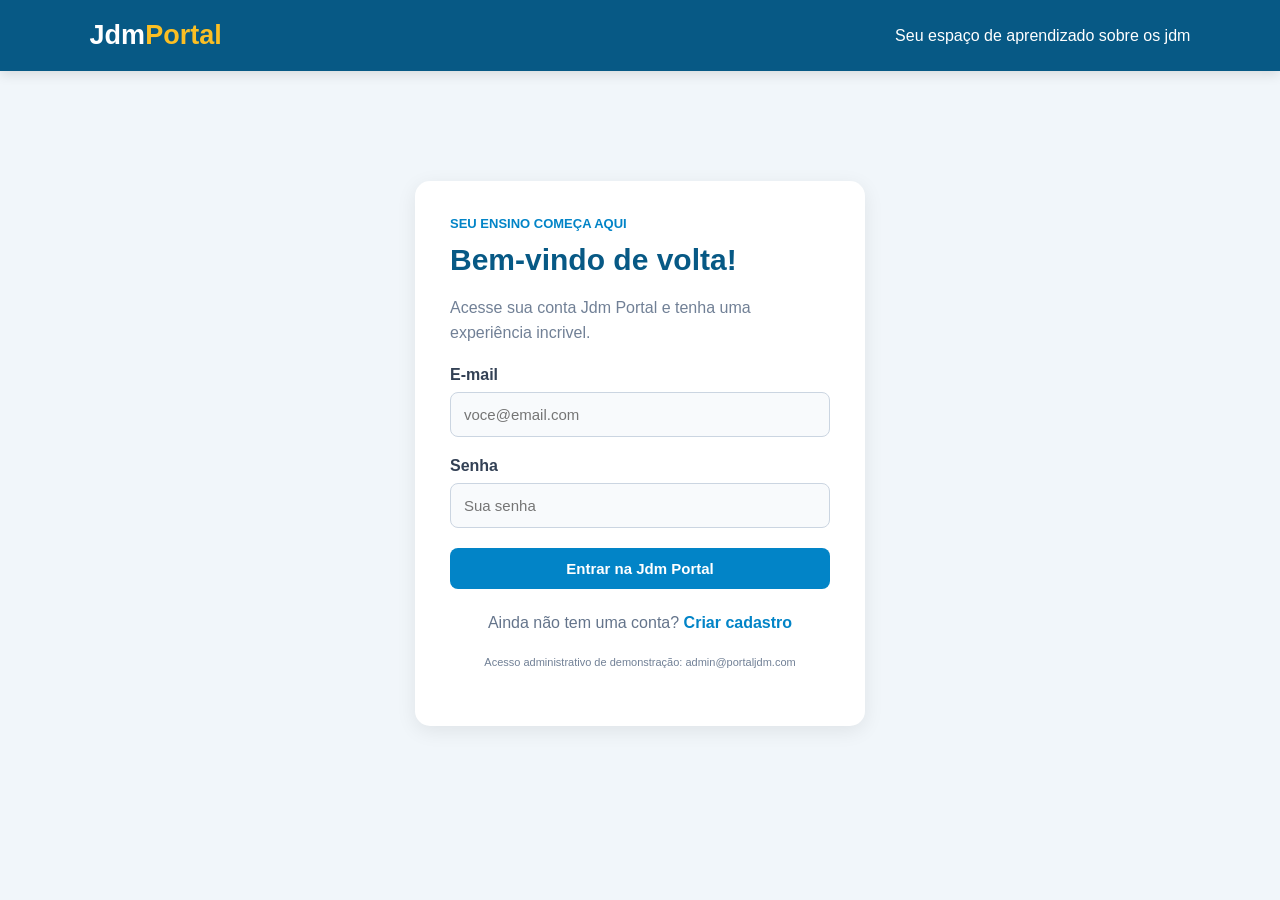
<file: index.html>
<!DOCTYPE html>
<html lang="pt-BR">
<head>
  <meta charset="UTF-8">
  <meta name="viewport" content="width=device-width, initial-scale=1.0">
  <title>Entrar | Jdm portal</title>
  <link rel="stylesheet" href="portal.css">
</head>
<body>
  <header class="topbar">
    <a class="brand" href="index.html">Jdm<span>Portal</span></a>
    <nav class="topnav">Seu espaço de aprendizado sobre os jdm</nav>
  </header>

  <main class="auth-wrap">
    <section class="auth-card">
      <div class="eyebrow">Seu ensino começa aqui</div>
      <h1>Bem-vindo de volta!</h1>
      <p class="subtitle">Acesse sua conta Jdm Portal e tenha uma experiência incrivel.</p>

      <div id="mensagem" class="notice"></div>

      <form id="formLogin">
        <div class="field">
          <label for="email">E-mail</label>
          <input id="email" type="email" placeholder="voce@email.com" required>
        </div>

        <div class="field">
          <label for="senha">Senha</label>
          <input id="senha" type="password" placeholder="Sua senha" required>
        </div>

        <button class="btn block" type="submit">Entrar na Jdm Portal</button>
      </form>

      <div class="form-footer">
        Ainda não tem uma conta? <a href="cadastro.html">Criar cadastro</a>
      </div>

      <p class="muted" style="font-size:11px;text-align:center;margin-top:22px">
        Acesso administrativo de demonstração: admin@portaljdm.com
      </p>
    </section>
  </main>

  <script src="login.js"></script>
</body>
</html>
</file>
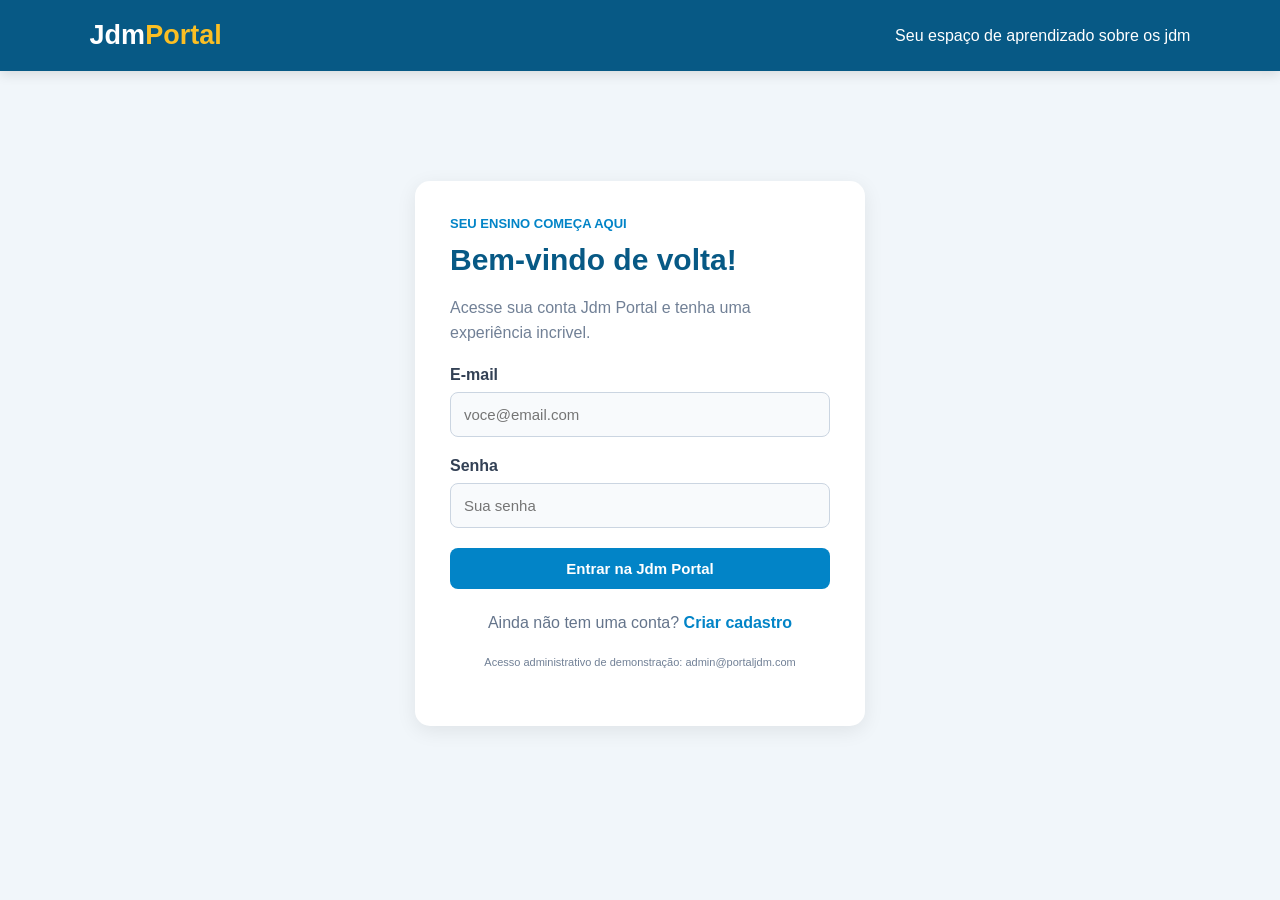
<file: admin.html>
<!DOCTYPE html>
<html lang="pt-BR">
<head>
  <meta charset="UTF-8">
  <meta name="viewport" content="width=device-width, initial-scale=1.0">
  <title>Administração | Jdm Portal</title>
  <link rel="stylesheet" href="portal.css">
</head>
<body>
  <header class="topbar">
    <a class="brand" href="admin.html">Jdm<span>Portal</span></a>
    <nav class="topnav">
      <span class="badge">ADMINISTRADOR</span>
      <button class="btn secondary small" id="btnSair">Sair</button>
    </nav>
  </header>

  <main class="container">
    <div class="section-title">
      <div class="eyebrow">Painel restrito</div>
      <h1>Administração de usuários</h1>
      <p class="subtitle">Consulte, edite e remova os cadastros de entusiastas da cultura jdm.</p>
    </div>

    <section class="panel">
      <div class="panel-head">
        <div>
          <h2>Usuários cadastrados</h2>
          <p class="muted" id="contador">Carregando usuários...</p>
        </div>
        <div class="searchbar">
          <input id="buscaCpf" placeholder="Buscar pelo CPF">
          <button class="btn" id="btnBuscar">Buscar</button>
          <button class="btn secondary" id="btnLimpar"></button>
        </div>
      </div>

      <div id="mensagem" class="notice"></div>

      <div class="table-wrap">
        <table>
          <thead>
            <tr>
              <th>Nome</th>
              <th>CPF</th>
              <th>E-mail</th>
              <th>Telefone</th>
              <th>Tipo</th>
              <th>Ações</th>
            </tr>
          </thead>
          <tbody id="listaUsuarios"></tbody>
        </table>
      </div>
    </section>

    <section class="panel hidden" id="painelEdicao">
      <div class="eyebrow">Gerenciar cadastro</div>
      <h2>Editar usuário</h2>
      <form id="formEdicao">
        <input type="hidden" id="editId">
        <div class="form-grid">
          <div class="field">
            <label for="editNome">Nome</label>
            <input id="editNome" required>
          </div>
          <div class="field">
            <label for="editSobrenome">Sobrenome</label>
            <input id="editSobrenome" required>
          </div>
          <div class="field">
            <label for="editCpf">CPF</label>
            <input id="editCpf" required>
          </div>
          <div class="field">
            <label for="editEmail">E-mail</label>
            <input id="editEmail" type="email" required>
          </div>
          <div class="field">
            <label for="editSenha">Senha</label>
            <input id="editSenha" type="text" required minlength="6">
          </div>
          <div class="field">
            <label for="editTelefone">Telefone</label>
            <input id="editTelefone" required>
          </div>
          <div class="field full">
            <label for="editRua">Rua</label>
            <input id="editRua" required>
          </div>
          <div class="field">
            <label for="editCep">CEP</label>
            <input id="editCep" required>
          </div>
          <div class="field">
            <label for="editCidade">Cidade</label>
            <input id="editCidade" required>
          </div>
          <div class="field">
            <label for="editEstado">Estado</label>
            <input id="editEstado" required maxlength="2">
          </div>
        </div>
        <div class="inline-actions">
          <button class="btn" type="submit">Salvar alterações</button>
          <button class="btn secondary" type="button" id="btnCancelar">Cancelar</button>
        </div>
      </form>
    </section>
  </main>

  <script src="admin.js"></script>
</body> 
</html>
</file>
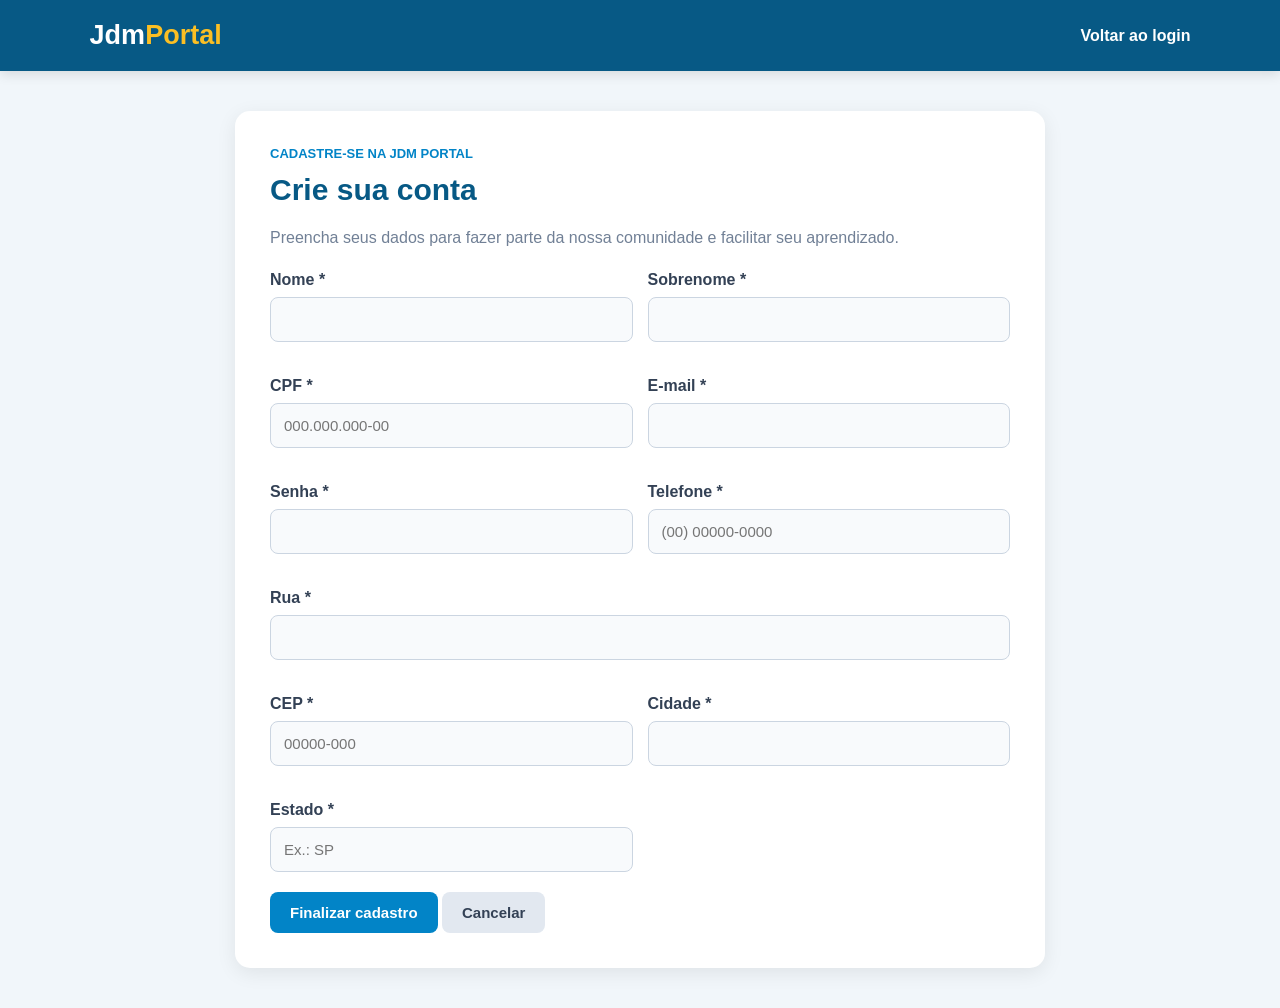
<file: cadastro.html>
<!DOCTYPE html>
<html lang="pt-BR">
<head>
  <meta charset="UTF-8">
  <meta name="viewport" content="width=device-width, initial-scale=1.0">
  <title>Cadastro | Jdm Portal</title>
  <link rel="stylesheet" href="portal.css">
</head>
<body>
  <header class="topbar">
    <a class="brand" href="index.html">Jdm<span>Portal</span></a>
    <nav class="topnav">
      <a href="index.html">Voltar ao login</a>
    </nav>
  </header>

  <main class="container" style="max-width:850px">
    <section class="panel">
      <div class="eyebrow">Cadastre-se na Jdm Portal</div>
      <h1>Crie sua conta</h1>
      <p class="subtitle">Preencha seus dados para fazer parte da nossa comunidade e facilitar seu aprendizado.</p>

      <div id="mensagem" class="notice"></div>

      <form id="formCadastro">
        <div class="form-grid">
          <div class="field">
            <label for="nome">Nome *</label>
            <input id="nome" required>
          </div>

          <div class="field">
            <label for="sobrenome">Sobrenome *</label>
            <input id="sobrenome" required>
          </div>

          <div class="field">
            <label for="cpf">CPF *</label>
            <input id="cpf" placeholder="000.000.000-00" required maxlength="14">
          </div>

          <div class="field">
            <label for="email">E-mail *</label>
            <input id="email" type="email" required>
          </div>

          <div class="field">
            <label for="senha">Senha *</label>
            <input id="senha" type="password" minlength="6" required>
          </div>

          <div class="field">
            <label for="telefone">Telefone *</label>
            <input id="telefone" type="tel" placeholder="(00) 00000-0000" required>
          </div>

          <div class="field full">
            <label for="rua">Rua *</label>
            <input id="rua" required>
          </div>

          <div class="field">
            <label for="cep">CEP *</label>
            <input id="cep" placeholder="00000-000" required maxlength="9">
          </div>

          <div class="field">
            <label for="cidade">Cidade *</label>
            <input id="cidade" required>
          </div>

          <div class="field">
            <label for="estado">Estado *</label>
            <input id="estado" placeholder="Ex.: SP" maxlength="2" required>
          </div>
        </div>

        <button class="btn" type="submit">Finalizar cadastro</button>
        <a class="btn secondary" href="index.html">Cancelar</a>
      </form>
    </section>
  </main>

  <script src="cadastro.js"></script>
</body>
</html>
</file>
<file: portal.css>
/* CONFIGURAÇÕES GERAIS */
* {
    margin: 0;
    padding: 0;
    box-sizing: border-box;
    font-family: 'Segoe UI', Arial, sans-serif;
}

body {
    background: #f1f6fa;
    color: #263746;
}

/* CABEÇALHO */
header,
.topbar {
    background: #075985;
    color: white;
    padding: 20px 7%;
    display: flex;
    align-items: center;
    justify-content: space-between;
    box-shadow: 0 3px 12px rgba(0,0,0,0.12);
}

.brand,
.logo {
    color: white;
    text-decoration: none;
    font-size: 27px;
    font-weight: bold;
}

.brand span {
    color: #fbbf24;
}

.logo img {
    width: 65px;
    height: 65px;
    object-fit: cover;
    border-radius: 50%;
}

.nav-links,
.topnav {
    display: flex;
    align-items: center;
    gap: 25px;
}

.nav-links a,
.topnav a {
    color: white;
    text-decoration: none;
    font-weight: 600;
    transition: 0.3s;
}

.nav-links a:hover,
.topnav a:hover {
    color: #fbbf24;
}

/* MENU */
.menu-container {
    position: relative;
}

#menu-toggle {
    display: none;
}

.hamburger {
    cursor: pointer;
    display: flex;
    flex-direction: column;
    gap: 5px;
}

.hamburger span {
    width: 27px;
    height: 3px;
    background: white;
    border-radius: 5px;
}

.dropdown {
    display: none;
    position: absolute;
    right: 0;
    top: 35px;
    background: white;
    min-width: 190px;
    border-radius: 10px;
    box-shadow: 0 5px 15px rgba(0,0,0,0.15);
    overflow: hidden;
    z-index: 10;
}

.dropdown a {
    display: block;
    padding: 13px;
    color: #075985;
    text-decoration: none;
}

.dropdown a:hover {
    background: #e0f2fe;
}

#menu-toggle:checked ~ .dropdown {
    display: block;
}

/* CONTEÚDO PRINCIPAL */
main {
    width: 100%;
    max-width: 1200px;
    margin: 35px auto;
    padding: 0 20px;
}

section {
    margin-bottom: 45px;
}

h1, h2 {
    color: #075985;
    margin-bottom: 18px;
}

h1 {
    font-size: 30px;
}

h2 {
    font-size: 25px;
}

.subtitle,
.muted {
    color: #718096;
    margin-bottom: 20px;
    line-height: 1.6;
}

/* BANNERS E DESTAQUES */
.destaques {
    display: grid;
    grid-template-columns: repeat(3, 1fr);
    gap: 20px;
}

.card-destaque {
    height: 230px;
    border-radius: 15px;
    overflow: hidden;
    display: block;
    box-shadow: 0 4px 12px rgba(0,0,0,0.12);
}

.card-destaque img {
    width: 100%;
    height: 100%;
    object-fit: cover;
    transition: 0.4s;
}

.card-destaque:hover img {
    transform: scale(1.08);
}

/* CARDS */
.cards {
    display: grid;
    grid-template-columns: repeat(3, 1fr);
    gap: 25px;
}

.card {
    background: white;
    text-decoration: none;
    color: #075985;
    border-radius: 14px;
    overflow: hidden;
    box-shadow: 0 4px 12px rgba(0,0,0,0.08);
    transition: 0.3s;
}

.card:hover {
    transform: translateY(-6px);
    box-shadow: 0 8px 20px rgba(0,0,0,0.15);
}

.card img {
    width: 100%;
    height: 190px;
    object-fit: cover;
}

.card span {
    display: block;
    padding: 16px;
    font-size: 17px;
    font-weight: bold;
}

/* LANÇAMENTOS */
.lancamentos {
    background: #e0f2fe;
    padding: 25px;
    border-radius: 15px;
}

/* RODAPÉ */
footer {
    background: #063b5c;
    color: white;
    text-align: center;
    padding: 30px 15px;
    margin-top: 50px;
}

footer p {
    margin-top: 15px;
    font-size: 14px;
}

.social {
    display: flex;
    justify-content: center;
    gap: 15px;
}

.social a {
    width: 32px;
    height: 32px;
    background: #fbbf24;
    border-radius: 50%;
}

/* LOGIN E CADASTRO */
.auth-wrap {
    min-height: 80vh;
    display: flex;
    justify-content: center;
    align-items: center;
    padding: 30px 15px;
}

.auth-card,
.panel {
    background: white;
    padding: 35px;
    border-radius: 15px;
    box-shadow: 0 5px 20px rgba(0,0,0,0.08);
    margin-bottom: 25px;
}

.auth-card {
    width: 100%;
    max-width: 450px;
}

.container {
    max-width: 1100px;
    margin: 40px auto;
    padding: 0 20px;
}

.eyebrow {
    color: #0284c7;
    font-size: 13px;
    font-weight: bold;
    text-transform: uppercase;
    margin-bottom: 12px;
}

/* FORMULÁRIOS */
.field {
    display: flex;
    flex-direction: column;
    gap: 8px;
    margin-bottom: 20px;
}

.field label {
    font-weight: 600;
    color: #334155;
}

input {
    width: 100%;
    padding: 13px;
    border: 1px solid #cbd5e1;
    border-radius: 8px;
    outline: none;
    font-size: 15px;
    background: #f8fafc;
    transition: 0.3s;
}

input:focus {
    border-color: #0284c7;
    box-shadow: 0 0 0 3px rgba(2,132,199,0.12);
    background: white;
}

.form-grid {
    display: grid;
    grid-template-columns: repeat(2, 1fr);
    gap: 15px;
}

.full {
    grid-column: 1 / -1;
}

/* BOTÕES */
.btn {
    display: inline-block;
    padding: 12px 20px;
    background: #0284c7;
    color: white;
    border: none;
    border-radius: 8px;
    cursor: pointer;
    text-decoration: none;
    font-size: 15px;
    font-weight: bold;
    transition: 0.3s;
}

.btn:hover {
    background: #0369a1;
    transform: translateY(-2px);
}

.btn.secondary {
    background: #e2e8f0;
    color: #334155;
}

.btn.secondary:hover {
    background: #cbd5e1;
}

.btn.block {
    width: 100%;
    text-align: center;
}

.btn.small {
    padding: 8px 15px;
}

.form-footer {
    text-align: center;
    margin-top: 25px;
    color: #64748b;
}

.form-footer a {
    color: #0284c7;
    font-weight: bold;
    text-decoration: none;
}

/* PAINEL ADMINISTRATIVO */
.section-title {
    margin-bottom: 30px;
}

.panel-head {
    display: flex;
    justify-content: space-between;
    align-items: center;
    flex-wrap: wrap;
    gap: 20px;
}

.searchbar {
    display: flex;
    gap: 10px;
    flex-wrap: wrap;
}

.searchbar input {
    width: 200px;
}

.badge {
    background: #fbbf24;
    color: #263746;
    padding: 7px 12px;
    border-radius: 20px;
    font-size: 12px;
    font-weight: bold;
}

.table-wrap {
    width: 100%;
    overflow-x: auto;
    margin-top: 20px;
}

table {
    width: 100%;
    border-collapse: collapse;
    background: white;
}

th {
    background: #075985;
    color: white;
    padding: 14px;
    text-align: left;
}

td {
    padding: 13px;
    border-bottom: 1px solid #e2e8f0;
}

tr:hover td {
    background: #f0f9ff;
}

.inline-actions {
    display: flex;
    gap: 12px;
    margin-top: 20px;
}

.notice {
    margin: 15px 0;
    color: #075985;
}

.hidden {
    display: none !important;
}

/* RESPONSIVIDADE */
@media (max-width: 768px) {

    header,
    .topbar {
        flex-wrap: wrap;
        gap: 15px;
        padding: 18px;
    }

    .nav-links,
    .topnav {
        gap: 12px;
        flex-wrap: wrap;
    }

    .destaques {
        grid-template-columns: 1fr;
    }

    .cards {
        grid-template-columns: repeat(2, 1fr);
    }

    .form-grid {
        grid-template-columns: 1fr;
    }

    .full {
        grid-column: auto;
    }

    .panel-head {
        flex-direction: column;
        align-items: flex-start;
    }
}

@media (max-width: 480px) {

    .cards {
        grid-template-columns: 1fr;
    }

    .auth-card,
    .panel {
        padding: 22px;
    }

    h1 {
        font-size: 25px;
    }

    .searchbar {
        width: 100%;
    }

    .searchbar input {
        width: 100%;
    }
}
</file>
